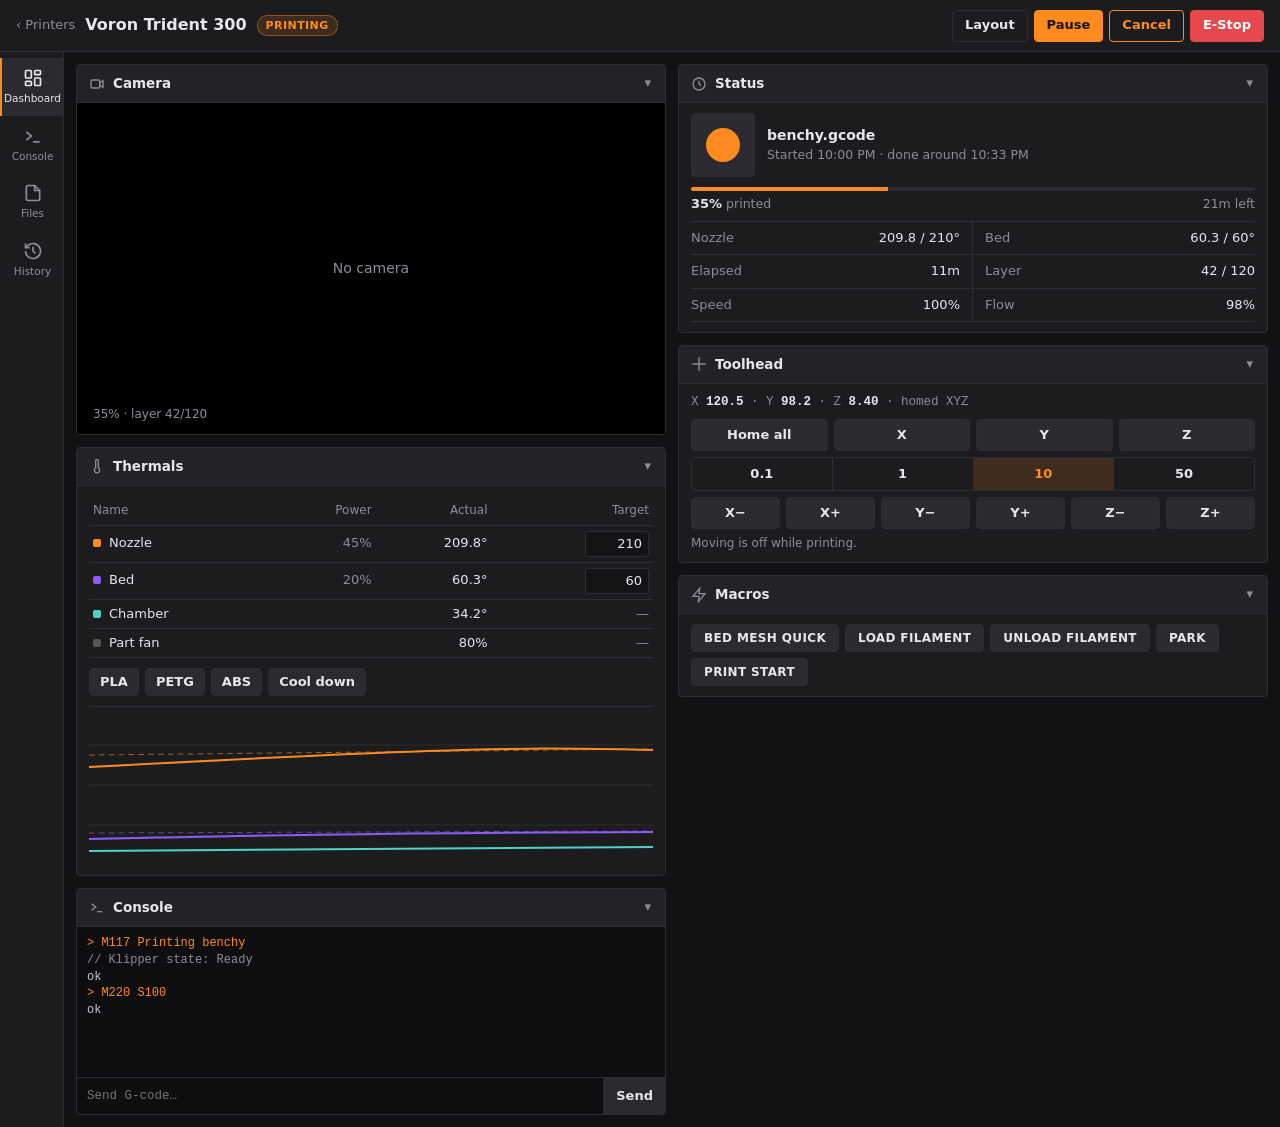
<file: Claude outputs/pb-style-example.html>
<!doctype html>
<html lang="en">
<head>
<meta charset="utf-8">
<meta name="viewport" content="width=device-width, initial-scale=1">
<title>Printer Buddy style example</title>
<style>
  :root {
    --bg: #121214; --panel: #1c1c1f; --head: #232327; --line: #2c2c31; --hover: #2a2a2f;
    --text: #e8e6ec; --muted: #8f8b99; --orange: #ff8a1f; --purple: #8b5cf6; --red: #e5484d; --green: #3fb950;
    --mono: ui-monospace, "SF Mono", Consolas, monospace;
  }
  * { box-sizing: border-box; }
  body { margin: 0; background: var(--bg); color: var(--text); font: 14px/1.4 system-ui, -apple-system, "Segoe UI", Roboto, sans-serif; }
  .num { font-variant-numeric: tabular-nums; }
  button { font: inherit; color: var(--text); background: var(--hover); border: 1px solid var(--line); border-radius: 4px;
           height: 32px; padding: 0 12px; cursor: pointer; font-weight: 600; font-size: 13px; }
  button:hover { background: #34343a; }
  button.accent { background: var(--orange); border-color: var(--orange); color: #1a1005; }
  button.ghost { background: transparent; }
  button.danger { background: var(--red); border-color: var(--red); color: #fff; }
  button.outline-o { background: transparent; border-color: var(--orange); color: var(--orange); }

  /* app bar */
  .bar { position: sticky; top: 0; z-index: 2; display: flex; align-items: center; gap: 10px; height: 52px; padding: 0 16px;
         background: var(--panel); border-bottom: 1px solid var(--line); }
  .bar .back { color: var(--muted); text-decoration: none; font-size: 13px; }
  .bar h1 { font-size: 16px; margin: 0; font-weight: 700; white-space: nowrap; overflow: hidden; text-overflow: ellipsis; }
  .chip { font-size: 11px; font-weight: 700; letter-spacing: .04em; padding: 2px 8px; border-radius: 10px;
          background: rgba(255,138,31,.15); color: var(--orange); border: 1px solid rgba(255,138,31,.4); }
  .bar .sp { flex: 1; }
  .bar .acts { display: flex; gap: 6px; }

  /* rail + grid */
  .wrap { display: flex; }
  nav { width: 64px; flex: none; background: var(--panel); border-right: 1px solid var(--line); min-height: calc(100vh - 52px);
        display: flex; flex-direction: column; padding-top: 6px; }
  nav a { display: flex; flex-direction: column; align-items: center; gap: 3px; padding: 10px 0; color: var(--muted);
          text-decoration: none; font-size: 10.5px; border-left: 2px solid transparent; }
  nav a.on { color: var(--text); border-left-color: var(--orange); background: var(--hover); }
  nav svg { width: 20px; height: 20px; }
  main { flex: 1; min-width: 0; padding: 12px; display: grid; grid-template-columns: repeat(auto-fit, minmax(380px, 1fr)); gap: 12px; align-content: start; }
  .col { display: flex; flex-direction: column; gap: 12px; min-width: 0; }

  /* panels */
  .p { background: var(--panel); border: 1px solid var(--line); border-radius: 4px; overflow: hidden; }
  .p > header { display: flex; align-items: center; gap: 8px; height: 38px; padding: 0 8px 0 12px; background: var(--head);
                border-bottom: 1px solid var(--line); font-weight: 600; font-size: 13.5px; }
  .p > header svg { width: 16px; height: 16px; color: var(--muted); }
  .p > header .t { flex: 1; }
  .p > header .tog { background: none; border: 0; height: 28px; padding: 0 6px; color: var(--muted); }
  .p .b { padding: 10px 12px; }

  /* status */
  .st { display: flex; gap: 12px; align-items: center; }
  .thumb { width: 64px; height: 64px; border-radius: 4px; background: #2a2a30; display: grid; place-items: center; flex: none; }
  .thumb i { width: 34px; height: 34px; border-radius: 50%; background: var(--orange); display: block; }
  .file { font-weight: 600; }
  .sub { color: var(--muted); font-size: 12.5px; }
  .prog { height: 4px; background: var(--hover); border-radius: 2px; margin: 10px 0 4px; overflow: hidden; }
  .prog i { display: block; height: 100%; width: 35%; background: var(--orange); }
  .pct { display: flex; justify-content: space-between; font-size: 12.5px; color: var(--muted); }
  .pct b { color: var(--text); font-size: 13px; }
  .kv { display: grid; grid-template-columns: 1fr 1fr; margin-top: 8px; border-top: 1px solid var(--line); }
  .kv div { display: flex; justify-content: space-between; padding: 7px 0; border-bottom: 1px solid var(--line); font-size: 13px; }
  .kv div:nth-child(odd) { padding-right: 12px; border-right: 1px solid var(--line); }
  .kv div:nth-child(even) { padding-left: 12px; }
  .kv span { color: var(--muted); }

  /* thermals */
  table { width: 100%; border-collapse: collapse; font-size: 13px; }
  th { text-align: left; color: var(--muted); font-weight: 500; font-size: 12px; padding: 6px 4px; border-bottom: 1px solid var(--line); }
  td { padding: 5px 4px; border-bottom: 1px solid var(--line); }
  td.r, th.r { text-align: right; }
  .dot { display: inline-block; width: 8px; height: 8px; border-radius: 2px; margin-right: 8px; }
  td input { width: 64px; height: 26px; background: #141416; border: 1px solid var(--line); border-radius: 3px; color: var(--text);
             padding: 0 6px; font: inherit; text-align: right; }
  .pw { color: var(--muted); }
  .pres { display: flex; gap: 6px; margin-top: 10px; flex-wrap: wrap; }
  .pres button { height: 28px; padding: 0 10px; }
  .chart { margin-top: 10px; border-top: 1px solid var(--line); padding-top: 8px; }
  .chart svg { width: 100%; height: 150px; display: block; }

  /* toolhead */
  .pos { font-family: var(--mono); font-size: 12.5px; color: var(--muted); margin-bottom: 8px; }
  .pos b { color: var(--text); font-weight: 600; }
  .row { display: flex; gap: 6px; margin-bottom: 6px; flex-wrap: wrap; }
  .row button { flex: 1; min-width: 0; }
  .seg { display: flex; border: 1px solid var(--line); border-radius: 4px; overflow: hidden; }
  .seg button { border: 0; border-radius: 0; background: transparent; flex: 1; }
  .seg button + button { border-left: 1px solid var(--line); }
  .seg button.on { background: rgba(255,138,31,.15); color: var(--orange); }
  .note { font-size: 12px; color: var(--muted); margin-top: 4px; }

  /* macros */
  .macs { display: flex; flex-wrap: wrap; gap: 6px; }
  .macs button { height: 28px; font-size: 12px; text-transform: uppercase; letter-spacing: .03em; }

  /* console */
  .log { font-family: var(--mono); font-size: 12px; background: #0e0e10; height: 150px; overflow: auto; padding: 8px 10px; color: #c9c6d1; }
  .log .s { color: var(--orange); }
  .log .m { color: var(--muted); }
  .cin { display: flex; border-top: 1px solid var(--line); }
  .cin input { flex: 1; background: #0e0e10; border: 0; color: var(--text); padding: 0 10px; height: 36px; font-family: var(--mono); font-size: 12.5px; }
  .cin button { border: 0; border-left: 1px solid var(--line); border-radius: 0; height: 36px; }

  /* camera */
  .cam { aspect-ratio: 16/9; background: #000; display: grid; place-items: center; color: var(--muted); position: relative; }
  .cam .ov { position: absolute; left: 8px; bottom: 8px; font-size: 12px; background: rgba(0,0,0,.6); padding: 3px 8px; border-radius: 3px; }

  @media (max-width: 760px) {
    .wrap { flex-direction: column; }
    nav { width: auto; min-height: 0; flex-direction: row; border-right: 0; border-bottom: 1px solid var(--line); padding: 0; overflow-x: auto; }
    nav a { flex: 1; border-left: 0; border-bottom: 2px solid transparent; }
    nav a.on { border-bottom-color: var(--orange); }
    main { grid-template-columns: 1fr; padding: 8px; gap: 8px; }
    .bar { flex-wrap: wrap; height: auto; padding: 8px 12px; }
    .bar .sp { display: none; }
    .bar .acts { width: 100%; }
    .bar .acts button { flex: 1; }
  }
</style>
</head>
<body>
<div class="bar">
  <a class="back" href="#">‹ Printers</a>
  <h1>Voron Trident 300</h1>
  <span class="chip">PRINTING</span>
  <span class="sp"></span>
  <div class="acts">
    <button class="ghost">Layout</button>
    <button class="accent">Pause</button>
    <button class="outline-o">Cancel</button>
    <button class="danger">E-Stop</button>
  </div>
</div>
<div class="wrap">
  <nav>
    <a class="on" href="#"><svg viewBox="0 0 24 24" fill="none" stroke="currentColor" stroke-width="2"><rect x="3" y="3" width="7" height="9" rx="1"/><rect x="14" y="3" width="7" height="5" rx="1"/><rect x="14" y="12" width="7" height="9" rx="1"/><rect x="3" y="16" width="7" height="5" rx="1"/></svg>Dashboard</a>
    <a href="#"><svg viewBox="0 0 24 24" fill="none" stroke="currentColor" stroke-width="2"><path d="M4 17l6-5-6-5M12 19h8"/></svg>Console</a>
    <a href="#"><svg viewBox="0 0 24 24" fill="none" stroke="currentColor" stroke-width="2"><path d="M14 3H6a2 2 0 0 0-2 2v14a2 2 0 0 0 2 2h12a2 2 0 0 0 2-2V9z"/><path d="M14 3v6h6"/></svg>Files</a>
    <a href="#"><svg viewBox="0 0 24 24" fill="none" stroke="currentColor" stroke-width="2"><path d="M3 12a9 9 0 1 0 3-6.7L3 8"/><path d="M3 3v5h5M12 7v5l3 3"/></svg>History</a>
  </nav>
  <main>
    <div class="col">
      <section class="p">
        <header><svg viewBox="0 0 24 24" fill="none" stroke="currentColor" stroke-width="2"><rect x="3" y="6" width="13" height="12" rx="2"/><path d="M16 10l5-3v10l-5-3z"/></svg><span class="t">Camera</span><button class="tog">▾</button></header>
        <div class="cam">No camera<span class="ov num">35% · layer 42/120</span></div>
      </section>
      <section class="p">
        <header><svg viewBox="0 0 24 24" fill="none" stroke="currentColor" stroke-width="2"><path d="M14 14.8V4a2 2 0 0 0-4 0v10.8a4 4 0 1 0 4 0z"/></svg><span class="t">Thermals</span><button class="tog">▾</button></header>
        <div class="b">
          <table class="num">
            <tr><th>Name</th><th class="r">Power</th><th class="r">Actual</th><th class="r">Target</th></tr>
            <tr><td><span class="dot" style="background:var(--orange)"></span>Nozzle</td><td class="r pw">45%</td><td class="r">209.8°</td><td class="r"><input value="210"></td></tr>
            <tr><td><span class="dot" style="background:var(--purple)"></span>Bed</td><td class="r pw">20%</td><td class="r">60.3°</td><td class="r"><input value="60"></td></tr>
            <tr><td><span class="dot" style="background:#4fd1c5"></span>Chamber</td><td class="r pw"></td><td class="r">34.2°</td><td class="r pw">—</td></tr>
            <tr><td><span class="dot" style="background:#555"></span>Part fan</td><td class="r pw"></td><td class="r">80%</td><td class="r pw">—</td></tr>
          </table>
          <div class="pres"><button>PLA</button><button>PETG</button><button>ABS</button><button>Cool down</button></div>
          <div class="chart">
            <svg viewBox="0 0 400 150" preserveAspectRatio="none">
              <g stroke="#2c2c31" stroke-width="1"><line x1="0" y1="30" x2="400" y2="30"/><line x1="0" y1="70" x2="400" y2="70"/><line x1="0" y1="110" x2="400" y2="110"/></g>
              <path d="M0 40 L400 34" stroke="#ff8a1f" stroke-width="1" stroke-dasharray="4 3" fill="none" opacity=".6"/>
              <path d="M0 52 C80 46 160 40 240 36 S360 34 400 35" stroke="#ff8a1f" stroke-width="2" fill="none"/>
              <path d="M0 118 L400 116" stroke="#8b5cf6" stroke-width="1" stroke-dasharray="4 3" fill="none" opacity=".6"/>
              <path d="M0 124 C100 121 200 118 400 117" stroke="#8b5cf6" stroke-width="2" fill="none"/>
              <path d="M0 136 L400 132" stroke="#4fd1c5" stroke-width="2" fill="none"/>
            </svg>
          </div>
        </div>
      </section>
      <section class="p">
        <header><svg viewBox="0 0 24 24" fill="none" stroke="currentColor" stroke-width="2"><path d="M4 17l6-5-6-5M12 19h8"/></svg><span class="t">Console</span><button class="tog">▾</button></header>
        <div class="log"><div class="s">&gt; M117 Printing benchy</div><div class="m">// Klipper state: Ready</div><div>ok</div><div class="s">&gt; M220 S100</div><div>ok</div></div>
        <div class="cin"><input placeholder="Send G-code…"><button>Send</button></div>
      </section>
    </div>
    <div class="col">
      <section class="p">
        <header><svg viewBox="0 0 24 24" fill="none" stroke="currentColor" stroke-width="2"><circle cx="12" cy="12" r="9"/><path d="M12 7v5l3 2"/></svg><span class="t">Status</span><button class="tog">▾</button></header>
        <div class="b">
          <div class="st"><div class="thumb"><i></i></div><div><div class="file">benchy.gcode</div><div class="sub num">Started 10:00 PM · done around 10:33 PM</div></div></div>
          <div class="prog"><i></i></div>
          <div class="pct num"><span><b>35%</b> printed</span><span>21m left</span></div>
          <div class="kv num">
            <div><span>Nozzle</span>209.8 / 210°</div><div><span>Bed</span>60.3 / 60°</div>
            <div><span>Elapsed</span>11m</div><div><span>Layer</span>42 / 120</div>
            <div><span>Speed</span>100%</div><div><span>Flow</span>98%</div>
          </div>
        </div>
      </section>
      <section class="p">
        <header><svg viewBox="0 0 24 24" fill="none" stroke="currentColor" stroke-width="2"><path d="M12 2v20M2 12h20"/></svg><span class="t">Toolhead</span><button class="tog">▾</button></header>
        <div class="b">
          <div class="pos">X <b>120.5</b> · Y <b>98.2</b> · Z <b>8.40</b> · homed XYZ</div>
          <div class="row"><button>Home all</button><button>X</button><button>Y</button><button>Z</button></div>
          <div class="seg" style="margin-bottom:6px"><button>0.1</button><button>1</button><button class="on">10</button><button>50</button></div>
          <div class="row"><button>X−</button><button>X+</button><button>Y−</button><button>Y+</button><button>Z−</button><button>Z+</button></div>
          <div class="note">Moving is off while printing.</div>
        </div>
      </section>
      <section class="p">
        <header><svg viewBox="0 0 24 24" fill="none" stroke="currentColor" stroke-width="2"><path d="M13 2L3 14h9l-1 8 10-12h-9z"/></svg><span class="t">Macros</span><button class="tog">▾</button></header>
        <div class="b macs"><button>Bed mesh quick</button><button>Load filament</button><button>Unload filament</button><button>Park</button><button>Print start</button></div>
      </section>
    </div>
  </main>
</div>
</body>
</html>
</file>
